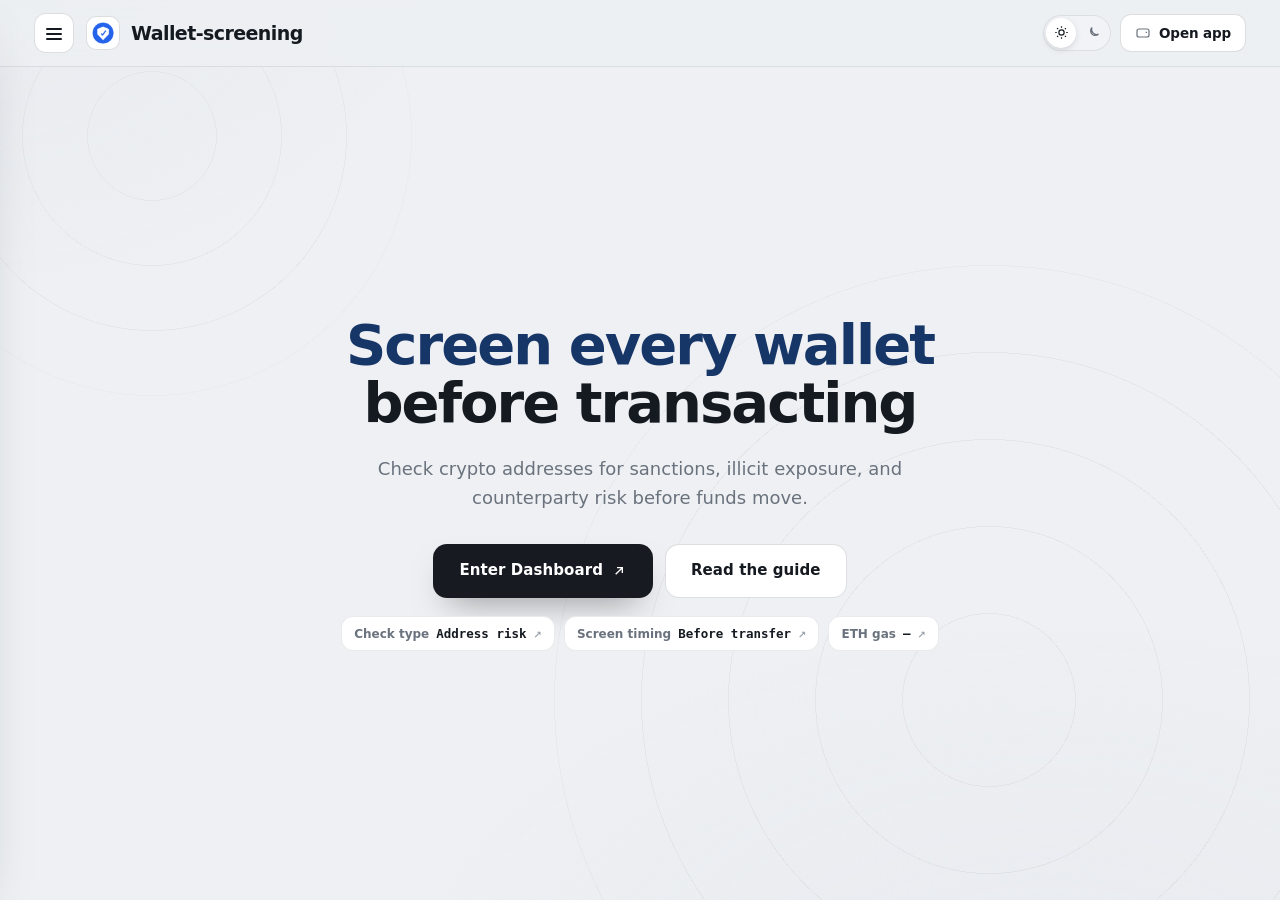
<file: index.html>
<!doctype html>
<html lang="en">
<head>
  <meta charset="utf-8">
  <meta name="viewport" content="width=device-width, initial-scale=1">
  <title>Wallet-screening — Screen every wallet before transacting</title>
  <meta name="description" content="Wallet screening is the process of assessing cryptocurrency addresses against blockchain risk intelligence to identify sanctions exposure and links to">
  <meta name="robots" content="index,follow,max-snippet:-1,max-image-preview:large,max-video-preview:-1">
  <meta name="theme-color" content="#eef0f3">
  <link rel="canonical" href="https://wallet-screening.github.io/">
  <link rel="icon" type="image/png" href="favicon.png">
  <link rel="prefetch" href="dashboard/index.html">
  <link rel="preconnect" href="https://defillama.com/" crossorigin>
  <link rel="preconnect" href="https://coins.llama.fi" crossorigin>
  <meta property="og:type" content="website"><meta property="og:url" content="https://wallet-screening.github.io/">
  <meta property="og:title" content="Wallet-screening — Screen every wallet before transacting">
  <meta property="og:description" content="Wallet screening is the process of assessing cryptocurrency addresses against blockchain risk intelligence to identify sanctions exposure and links to">
  <meta property="og:site_name" content="Wallet-screening dashboard"><meta property="og:image" content="https://wallet-screening.github.io/og-cover.png">
  <meta name="twitter:card" content="summary_large_image"><meta name="twitter:title" content="Wallet-screening — Screen every wallet before transacting"><meta name="twitter:description" content="Wallet screening is the process of assessing cryptocurrency addresses against blockchain risk intelligence to identify sanctions exposure and links to"><meta name="twitter:image" content="https://wallet-screening.github.io/og-cover.png">
  <script type="application/ld+json">
  {
    "@context":"https://schema.org",
    "@graph":[
      {"@type":"WebSite","@id":"https://wallet-screening.github.io/#website","url":"https://wallet-screening.github.io/","name":"Wallet-screening dashboard","inLanguage":"en-US"},
      {"@type":"Thing","@id":"https://wallet-screening.github.io/#brand","name":"Wallet-screening",
       "description":"Wallet screening is the process of assessing cryptocurrency addresses against blockchain risk intelligence to identify sanctions exposure and links to illicit activity.",
       "sameAs":["https://www.chainalysis.com/glossary/wallet-screening/", "https://www.trmlabs.com/glossary/wallet-screening", "https://www.elliptic.co/blockchain-basics/what-is-crypto-wallet-screening", "https://go.chainalysis.com/chainalysis-oracle-docs.html"]},
      {"@type":"WebPage","@id":"https://wallet-screening.github.io/#webpage","url":"https://wallet-screening.github.io/","name":"Wallet-screening \u2014 Screen every wallet before transacting","description":"Wallet screening is the process of assessing cryptocurrency addresses against blockchain risk intelligence to identify sanctions exposure and links to","isPartOf":{"@id":"https://wallet-screening.github.io/#website"},"about":{"@id":"https://wallet-screening.github.io/#brand"},"mainEntity":{"@id":"https://wallet-screening.github.io/#brand"},"inLanguage":"en-US","mentions":[{"@type":"Thing","name":"Know Your Transaction","sameAs":"https://www.chainalysis.com/product/kyt/"},{"@type":"Thing","name":"Sanctions screening","sameAs":"https://ofac.treasury.gov/faqs/560"}]},
      {"@type":"ItemList","@id":"https://wallet-screening.github.io/#resources","name":"Wallet-screening \u2014 resources & references","itemListElement":[{"@type":"ListItem","position":1,"name":"Chainalysis Wallet Screening","url":"https://www.chainalysis.com/glossary/wallet-screening/"},{"@type":"ListItem","position":2,"name":"TRM Wallet Screening","url":"https://www.trmlabs.com/glossary/wallet-screening"},{"@type":"ListItem","position":3,"name":"Elliptic Wallet Screening","url":"https://www.elliptic.co/blockchain-basics/what-is-crypto-wallet-screening"},{"@type":"ListItem","position":4,"name":"Blockchain Analysis","url":"https://en.wikipedia.org/wiki/Blockchain_analysis"},{"@type":"ListItem","position":5,"name":"Chainalysis Research","url":"https://www.chainalysis.com/reports/"},{"@type":"ListItem","position":6,"name":"TRM Crypto Crime Report","url":"https://www.trmlabs.com/reports-and-whitepapers/2026-crypto-crime-report"},{"@type":"ListItem","position":7,"name":"Chainabuse","url":"https://chainabuse.com/"},{"@type":"ListItem","position":8,"name":"Etherscan Address Labels","url":"https://info.etherscan.com/public-name-tags-labels"},{"@type":"ListItem","position":9,"name":"EBA Crypto Risk Guidance","url":"https://www.eba.europa.eu/publications-and-media/press-releases/eba-issues-guidance-crypto-asset-service-providers"},{"@type":"ListItem","position":10,"name":"FCA Crypto AML Regime","url":"https://www.fca.org.uk/firms/financial-crime/money-laundering-terrorist-financing/cryptoassets-aml-ctf-regime"},{"@type":"ListItem","position":11,"name":"FinCEN CVC Advisory","url":"https://www.fincen.gov/resources/advisories/fincen-advisory-fin-2019-a003"},{"@type":"ListItem","position":12,"name":"OFAC Cyber Sanctions","url":"https://ofac.treasury.gov/sanctions-programs-and-country-information/sanctions-related-to-significant-malicious-cyber-enabled-activities"},{"@type":"ListItem","position":13,"name":"OFAC Sanctions Search","url":"https://sanctionssearch.ofac.treas.gov/"},{"@type":"ListItem","position":14,"name":"Chainalysis Sanctions Oracle","url":"https://go.chainalysis.com/chainalysis-oracle-docs.html"},{"@type":"ListItem","position":15,"name":"Report an Etherscan Address","url":"https://info.etherscan.com/report-address/"},{"@type":"ListItem","position":16,"name":"TRM Screening Practices","url":"https://www.trmlabs.com/resources/blog/wallet-screening-best-practices-for-compliance-teams"}]}
    ]
  }
  </script>
  <style>
:root{
  --bg:#eef0f3; --bg-2:#e7eaef; --panel:#ffffff; --field:#f1f3f7; --field-2:#e9edf2;
  --ink:#151a21; --text:#414954; --muted:#6a727d; --faint:#9aa2ad;
  --line:rgba(20,26,33,.09); --line-2:rgba(20,26,33,.14);
  --accent:#3b82f6; --accent-ink:#173668; --accent-soft:rgba(59,130,246,0.13); --accent-glow:rgba(59,130,246,0.3);
  --cta:#171a20; --cta-hover:#0a0c10; --cta-ink:#ffffff;
  --shadow-card:0 1px 0 rgba(20,26,33,.02), 0 40px 80px -42px rgba(24,32,48,.40), 0 14px 30px -22px rgba(24,32,48,.24);
  --shadow-pop:0 24px 60px -26px rgba(24,32,48,.38), 0 8px 20px -12px rgba(24,32,48,.22);
  --mono: ui-monospace, "SF Mono", SFMono-Regular, Menlo, Consolas, monospace;
  --font: Inter, ui-sans-serif, system-ui, -apple-system, "Segoe UI", Roboto, sans-serif;
  --ease: cubic-bezier(0.22, 0.7, 0.24, 1);
  color-scheme: light;
}
html[data-theme="dark"]{
  --bg:#0b0e13; --bg-2:#0e131b; --panel:#141a24; --field:#1b2230; --field-2:#232c3d;
  --ink:#e9eef7; --text:#bcc5d6; --muted:#8b95a8; --faint:#606a7e;
  --line:rgba(226,234,250,.10); --line-2:rgba(226,234,250,.18);
  --accent:#71a5f8; --accent-ink:#9dc0fa; --accent-soft:rgba(113,165,248,0.16); --accent-glow:rgba(113,165,248,0.34);
  --cta:#71a5f8; --cta-hover:#618dd5; --cta-ink:#12161c;
  --shadow-card:0 30px 70px -34px rgba(0,0,0,.66), 0 6px 18px -10px rgba(0,0,0,.5);
  --shadow-pop:0 24px 60px -26px rgba(0,0,0,.7);
  color-scheme: dark;
}
*{ box-sizing:border-box; }
html{ height:100%; scroll-behavior:smooth; }
@media (prefers-reduced-motion: reduce){ html{ scroll-behavior:auto; } }
body{ margin:0; min-width:320px; height:100%; overflow:hidden; color:var(--text); background:var(--bg); font-family:var(--font); font-size:15px; line-height:1.55; -webkit-font-smoothing:antialiased; text-rendering:optimizeLegibility; }
a{ color:inherit; text-decoration:none; }
button{ font:inherit; color:inherit; background:none; border:none; cursor:pointer; }
img{ display:block; max-width:100%; }
h1,h2,h3,p{ margin:0; }
a:focus-visible, button:focus-visible, summary:focus-visible{ outline:2px solid var(--accent); outline-offset:3px; border-radius:10px; }
.skip{ position:absolute; left:-999px; }
.skip:focus{ left:12px; top:12px; z-index:120; padding:9px 15px; border-radius:10px; background:var(--cta); color:var(--cta-ink); font-weight:750; }
.bg{ position:fixed; inset:0; z-index:0; pointer-events:none; overflow:hidden; background:
  radial-gradient(1100px 700px at 82% 116%, var(--bg-2), transparent 60%),
  radial-gradient(900px 620px at -6% -8%, var(--bg-2), transparent 58%); }
.bg::before{ content:""; position:absolute; right:-14%; bottom:-30%; width:min(92vw,940px); aspect-ratio:1; border-radius:50%;
  background:repeating-radial-gradient(circle at center, transparent 0 86px, var(--line) 86px 87px); opacity:.5; mask:radial-gradient(circle at center, #000 62%, transparent 72%); }
.bg::after{ content:""; position:absolute; left:-10%; top:-16%; width:min(70vw,560px); aspect-ratio:1; border-radius:50%;
  background:repeating-radial-gradient(circle at center, transparent 0 64px, var(--line) 64px 65px); opacity:.4; mask:radial-gradient(circle at center, #000 60%, transparent 72%); }
.topbar{ position:relative; z-index:70; flex:0 0 auto; display:flex; align-items:center; justify-content:space-between; gap:14px; padding:13px clamp(16px,3.4vw,34px);
  background:color-mix(in srgb, var(--bg) 78%, transparent); backdrop-filter:saturate(140%) blur(12px); -webkit-backdrop-filter:saturate(140%) blur(12px); border-bottom:1px solid var(--line); }
.tb-left{ display:flex; align-items:center; gap:12px; min-width:0; }
.hamb{ display:grid; place-items:center; width:40px; height:40px; flex:0 0 auto; position:relative; border:1px solid var(--line-2); border-radius:12px; background:var(--panel); color:var(--ink); transition:border-color .15s var(--ease); }
.hamb:hover{ border-color:var(--accent); }
.hamb .bar{ position:absolute; left:11px; right:11px; height:2px; border-radius:2px; background:currentColor; transition:transform .24s var(--ease), opacity .18s var(--ease); }
.hamb .bar:nth-child(1){ top:14px; } .hamb .bar:nth-child(2){ top:19px; } .hamb .bar:nth-child(3){ top:24px; }
body.drawer-open .hamb .bar:nth-child(1){ transform:translateY(5px) rotate(45deg); }
body.drawer-open .hamb .bar:nth-child(2){ opacity:0; }
body.drawer-open .hamb .bar:nth-child(3){ transform:translateY(-5px) rotate(-45deg); }
.brand{ display:flex; align-items:center; gap:11px; min-width:0; }
.brand-logo{ width:34px; height:34px; flex:0 0 auto; display:grid; place-items:center; border-radius:10px; background:var(--panel); box-shadow:inset 0 0 0 1px var(--line-2); }
.brand-logo img{ width:22px; height:22px; border-radius:50%; }
.brand-name{ font-size:19px; font-weight:820; letter-spacing:-0.03em; color:var(--ink); line-height:1.1; white-space:nowrap; }
.tb-right{ display:flex; align-items:center; gap:9px; }
.theme-toggle{ display:inline-flex; align-items:center; gap:2px; padding:3px; border-radius:999px; background:var(--field); box-shadow:inset 0 0 0 1px var(--line); }
.theme-toggle button{ display:grid; place-items:center; width:30px; height:30px; border-radius:999px; color:var(--muted); transition:color .15s var(--ease), background-color .15s var(--ease); }
.theme-toggle button svg{ width:15px; height:15px; }
.theme-toggle button[aria-pressed="true"]{ color:var(--ink); background:var(--panel); box-shadow:0 2px 8px -3px rgba(0,0,0,.28); }
.btn-app{ display:inline-flex; align-items:center; gap:8px; padding:9px 15px; border-radius:11px; background:var(--panel); color:var(--ink); font-size:13.5px; font-weight:700; letter-spacing:-0.01em; box-shadow:inset 0 0 0 1px var(--line-2); transition:box-shadow .15s var(--ease), transform .15s var(--ease); white-space:nowrap; }
.btn-app svg{ width:16px; height:16px; color:var(--muted); }
.btn-app:hover{ box-shadow:inset 0 0 0 1px var(--accent); transform:translateY(-1px); }
.btn-app:hover svg{ color:var(--accent-ink); }
.scrim{ position:fixed; inset:0; z-index:80; background:rgba(10,14,17,.42); opacity:0; visibility:hidden; transition:opacity .28s var(--ease), visibility .28s var(--ease); }
body.drawer-open .scrim{ opacity:1; visibility:visible; }
.drawer{ position:fixed; z-index:90; top:0; left:0; height:100dvh; width:300px; max-width:86vw; display:flex; flex-direction:column; padding:16px 14px 16px; background:var(--panel); border-right:1px solid var(--line); box-shadow:var(--shadow-pop);
  transform:translateX(-104%); transition:transform .3s var(--ease); overflow-y:auto; }
body.drawer-open .drawer{ transform:translateX(0); }
.drawer-head{ display:flex; align-items:center; justify-content:space-between; gap:10px; padding:2px 6px 8px; }
.drawer-head .brand-name{ font-size:15px; }
.drawer-close{ display:grid; place-items:center; width:34px; height:34px; border-radius:10px; color:var(--muted); }
.drawer-close:hover{ color:var(--ink); background:var(--field); }
.drawer-close svg{ width:17px; height:17px; }
.nav-label{ margin:15px 12px 6px; font-size:10px; font-weight:750; letter-spacing:0.15em; text-transform:uppercase; color:var(--faint); }
.nav-item{ display:flex; align-items:center; gap:12px; padding:9px 12px; border-radius:10px; color:var(--text); font-size:14px; font-weight:650; transition:color .15s var(--ease), background-color .15s var(--ease); }
.nav-item .ni-ico{ width:18px; height:18px; flex:0 0 auto; color:var(--muted); }
.nav-item.is-active{ color:var(--accent-ink); background:var(--accent-soft); }
.nav-item.is-active .ni-ico{ color:var(--accent-ink); }
.nav-item:hover{ color:var(--ink); background:var(--field); }
.nav-group{ border-radius:10px; }
.nav-group summary{ display:flex; align-items:center; gap:12px; padding:9px 12px; border-radius:10px; color:var(--text); font-size:14px; font-weight:650; cursor:pointer; list-style:none; transition:color .15s var(--ease), background-color .15s var(--ease); }
.nav-group summary::-webkit-details-marker{ display:none; }
.nav-group summary .ni-ico{ width:18px; height:18px; flex:0 0 auto; color:var(--muted); }
.nav-group summary .chev{ width:15px; height:15px; margin-left:auto; color:var(--faint); transition:transform .2s var(--ease); }
.nav-group summary:hover{ color:var(--ink); background:var(--field); }
.nav-group[open] summary{ color:var(--ink); }
.nav-group[open] summary .chev{ transform:rotate(180deg); }
.nav-sub{ display:flex; flex-direction:column; gap:1px; padding:2px 0 8px 42px; }
.nav-sub a{ display:flex; align-items:baseline; gap:7px; padding:6px 10px; border-radius:8px; color:var(--muted); font-size:12.5px; font-weight:550; transition:color .15s var(--ease), background-color .15s var(--ease); }
.nav-sub a small{ color:var(--faint); font-size:10.5px; font-weight:500; }
.nav-sub a:hover{ color:var(--accent-ink); background:var(--field); }
.drawer-foot{ margin-top:auto; padding-top:13px; border-top:1px solid var(--line); }
.disclose{ margin:8px 8px 0; font-size:11px; line-height:1.5; color:var(--muted); }
.disclose strong{ color:var(--text); font-weight:750; }
.fine{ margin:6px 8px 0; font-size:10.5px; line-height:1.45; color:var(--faint); }
.app{ height:100dvh; display:flex; flex-direction:column; overflow:hidden; position:relative; z-index:1; }
.wrap{ flex:1 1 auto; min-height:0; display:grid; place-items:center; overflow:hidden; }
.stage{ width:100%; max-width:560px; max-height:100%; margin-inline:auto; padding:clamp(14px,3vh,36px) clamp(16px,3.4vw,26px); display:flex; flex-direction:column; align-items:center; text-align:center; }
.lead{ margin:0 0 clamp(13px,2.2vh,20px); max-width:24ch; font-size:clamp(19px,2.5vw,27px); line-height:1.16; letter-spacing:-0.025em; font-weight:750; color:var(--ink); }
.lead .hl{ color:var(--accent-ink); }
.hero-chips{ display:flex; flex-wrap:wrap; justify-content:center; gap:9px; margin-top:clamp(13px,2.2vh,18px); }
.hchip{ display:inline-flex; align-items:baseline; gap:7px; padding:8px 13px; border-radius:12px; background:var(--panel); box-shadow:inset 0 0 0 1px var(--line); font-size:12px; font-weight:600; color:var(--muted); transition:box-shadow .15s var(--ease), color .15s var(--ease); }
.hchip b{ color:var(--ink); font-family:var(--mono); font-size:12.5px; font-weight:650; font-variant-numeric:tabular-nums; }
.hchip .ext{ color:var(--faint); font-size:10px; }
a.hchip:hover{ box-shadow:inset 0 0 0 1px var(--accent); color:var(--text); }
a.hchip:hover .ext{ color:var(--accent-ink); }
.swap-card{ position:relative; width:min(480px,100%); border-radius:28px; background:var(--panel); padding:clamp(20px,4vw,30px); text-align:left; box-shadow:var(--shadow-card); }
.card-head{ display:flex; align-items:center; justify-content:space-between; margin:2px 4px 17px; }
.card-title{ font-size:15px; font-weight:800; letter-spacing:-0.02em; color:var(--ink); }
.badge{ display:inline-flex; align-items:center; gap:6px; padding:5px 11px; border-radius:999px; color:var(--accent-ink); background:var(--accent-soft); font-size:10px; font-weight:750; letter-spacing:0.07em; text-transform:uppercase; }
.badge i{ width:6px; height:6px; border-radius:50%; background:var(--accent); }
.field{ position:relative; padding:17px 18px 18px; border-radius:19px; background:var(--field); }
.field + .field{ margin-top:6px; }
.field-top{ display:flex; align-items:center; justify-content:space-between; }
.field-label{ font-size:12px; font-weight:600; color:var(--muted); }
.field-bal{ font-size:11px; font-weight:600; color:var(--faint); }
.field-row{ display:flex; align-items:center; justify-content:space-between; gap:12px; margin-top:11px; min-width:0; }
.amount{ min-width:0; }
.amount b{ display:block; font-size:clamp(29px,5vw,38px); font-weight:750; line-height:1; letter-spacing:-0.02em; color:var(--ink); font-variant-numeric:tabular-nums; }
.amount span{ display:block; margin-top:6px; font-size:11px; font-weight:600; color:var(--faint); }
.token-pill{ display:inline-flex; align-items:center; gap:10px; flex:0 0 auto; padding:7px 12px 7px 8px; border-radius:999px; background:var(--panel); box-shadow:0 4px 14px -8px rgba(0,0,0,.4), inset 0 0 0 1px var(--line); transition:box-shadow .15s var(--ease); }
.token-pill:hover{ box-shadow:0 6px 18px -8px rgba(0,0,0,.42), inset 0 0 0 1px var(--line-2); }
.token-pill img{ width:26px; height:26px; flex:0 0 auto; border-radius:50%; }
.token-meta{ display:flex; flex-direction:column; line-height:1.05; min-width:0; }
.token-meta small{ font-size:9.5px; font-weight:600; letter-spacing:0.06em; text-transform:uppercase; color:var(--faint); }
.token-meta b{ font-size:15px; font-weight:800; letter-spacing:-0.01em; color:var(--ink); white-space:nowrap; }
.token-pill .chev{ width:14px; height:14px; flex:0 0 auto; color:var(--faint); }
.reverse{ position:relative; z-index:2; display:grid; place-items:center; width:40px; height:40px; margin:-14px auto; border:4px solid var(--panel); border-radius:13px; background:var(--field-2); color:var(--muted); box-shadow:0 6px 16px -8px rgba(0,0,0,.4); transition:transform .28s var(--ease), color .15s var(--ease), background-color .15s var(--ease); }
.reverse svg{ width:16px; height:16px; }
.reverse:hover{ color:var(--cta-ink); background:var(--accent); transform:rotate(180deg); }
.details-btn{ display:flex; align-items:center; justify-content:center; gap:8px; width:100%; margin-top:12px; padding:12px; border-radius:14px; background:var(--field); color:var(--muted); font-size:12px; font-weight:750; letter-spacing:0.06em; text-transform:uppercase; transition:color .15s var(--ease), background-color .15s var(--ease); }
.details-btn svg{ width:14px; height:14px; transition:transform .2s var(--ease); }
.details-btn:hover{ color:var(--ink); }
.details-btn[aria-expanded="true"] svg{ transform:rotate(180deg); }
.details{ overflow:hidden; max-height:0; opacity:0; transition:max-height .3s var(--ease), opacity .22s var(--ease), margin .3s var(--ease); }
.details.open{ max-height:280px; opacity:1; margin-top:6px; }
.d-row{ display:flex; align-items:center; justify-content:space-between; gap:12px; padding:11px 8px; border-bottom:1px solid var(--line); }
.d-row:last-child{ border-bottom:0; }
.d-row span{ font-size:12.5px; font-weight:600; color:var(--muted); }
.d-row b{ font-size:12.5px; font-weight:700; color:var(--text); }
.d-row b.ok{ color:var(--accent-ink); }
.d-row b.mono{ font-family:var(--mono); font-size:11px; }
.cta{ display:flex; align-items:center; justify-content:center; gap:8px; margin-top:12px; padding:16px; border-radius:16px; background:var(--cta); color:var(--cta-ink); font-size:15px; font-weight:800; letter-spacing:0.03em; text-transform:uppercase; box-shadow:0 16px 34px -16px rgba(0,0,0,.5); transition:background-color .15s var(--ease), transform .15s var(--ease); }
.cta svg{ width:16px; height:16px; }
.cta:hover{ background:var(--cta-hover); transform:translateY(-1px); }
.card-note{ margin:13px 4px 0; font-size:11px; line-height:1.5; color:var(--faint); text-align:center; }
.card-note a{ color:var(--muted); text-decoration:underline; text-decoration-color:var(--line-2); text-underline-offset:2px; }
.card-note a:hover{ color:var(--accent-ink); }
@media (max-width:560px){
  .brand-name{ font-size:16px; } .btn-app span{ display:none; } .btn-app{ padding:9px 11px; }
  .stage{ padding:12px 16px; }
  .lead{ font-size:clamp(18px,5.5vw,24px); margin-bottom:14px; }
  .swap-card{ padding:18px; } .field{ padding:14px 15px 15px; } .amount b{ font-size:29px; }
  .hero-chips{ margin-top:12px; }
}
@media (max-height:700px){ .lead{ font-size:clamp(17px,4.5vw,21px); margin-bottom:10px; } .hero-chips{ display:none; } }
@media (max-height:600px){ .field{ padding:12px 15px 13px; } .amount b{ font-size:26px; } .details-btn{ margin-top:8px; padding:9px; } .cta{ padding:14px; margin-top:8px; } }
@media (prefers-reduced-motion: reduce){ *{ transition:none !important; } }
.stage.is-hero{ max-width:780px; }
.hero{ display:flex; flex-direction:column; align-items:center; text-align:center; }
.hero-h2{ margin:0; max-width:17ch; font-size:clamp(31px,5.8vw,56px); line-height:1.04; letter-spacing:-0.035em; font-weight:830; color:var(--ink); }
.hero-h2 .hl{ color:var(--accent-ink); }
.hero-sub{ margin:clamp(16px,2.8vh,23px) auto 0; max-width:54ch; font-size:clamp(15px,1.65vw,18px); line-height:1.58; color:var(--muted); font-weight:450; }
.hero-cta{ display:flex; flex-wrap:wrap; align-items:center; justify-content:center; gap:12px; margin-top:clamp(22px,3.6vh,32px); }
.hero-cta .cta{ margin-top:0; text-transform:none; letter-spacing:0.005em; padding:15px 26px; font-size:15px; border-radius:14px; }
.hero-cta .cta-ghost{ background:var(--panel); color:var(--ink); box-shadow:inset 0 0 0 1px var(--line-2); }
.hero-cta .cta-ghost:hover{ background:var(--field); box-shadow:inset 0 0 0 1px var(--accent); transform:translateY(-1px); }
@media (max-width:560px){ .hero-cta{ flex-direction:column; width:100%; max-width:340px; } .hero-cta .cta{ width:100%; } }
@media (max-height:640px){ .hero-sub{ font-size:14px; margin-top:12px; } .hero-chips{ display:none; } }
  </style>
  <script>document.documentElement.classList.add('js')</script>
</head>
<body>
  <a class="skip" href="#route-preview">Skip to preview</a>
  <div class="bg" aria-hidden="true"></div>

  <div class="app">
  <header class="topbar">
    <div class="tb-left">
      <button class="hamb" type="button" id="hamb" aria-label="Open navigation" aria-controls="drawer" aria-expanded="false"><span class="bar"></span><span class="bar"></span><span class="bar"></span></button>
      <div class="brand"><span class="brand-logo"><img src="favicon.png" width="22" height="22" alt="Wallet-screening logo"></span><h1 class="brand-name">Wallet-screening</h1></div>
    </div>
    <div class="tb-right">
      <div class="theme-toggle" role="group" aria-label="Color theme">
        <button type="button" id="theme-light" aria-pressed="true" aria-label="Light theme"><svg viewBox="0 0 24 24" fill="none" stroke="currentColor" stroke-width="1.9" aria-hidden="true"><circle cx="12" cy="12" r="4.2"/><path d="M12 2v2.4M12 19.6V22M2 12h2.4M19.6 12H22M4.9 4.9l1.7 1.7M17.4 17.4l1.7 1.7M19.1 4.9l-1.7 1.7M6.6 17.4l-1.7 1.7"/></svg></button>
        <button type="button" id="theme-dark" aria-pressed="false" aria-label="Dark theme"><svg viewBox="0 0 24 24" fill="none" stroke="currentColor" stroke-width="1.9" aria-hidden="true"><path d="M20 14.5A8 8 0 0 1 9.5 4a6.5 6.5 0 1 0 10.5 10.5z"/></svg></button>
      </div>
      <a class="btn-app" href="dashboard/" target="_blank" rel="noopener noreferrer"><svg viewBox="0 0 24 24" fill="none" stroke="currentColor" stroke-width="1.8" aria-hidden="true"><rect x="3" y="6" width="18" height="12" rx="3"/><path d="M16 11h2"/></svg><span>Open app</span></a>
    </div>
  </header>

  <div class="scrim" id="scrim" tabindex="-1"></div>
  <aside class="drawer" id="drawer" aria-label="Primary" aria-hidden="true">
    <div class="drawer-head">
      <div class="brand"><span class="brand-logo"><img src="favicon.png" width="22" height="22" alt=""></span><span class="brand-name">Wallet-screening</span></div>
      <button class="drawer-close" type="button" id="drawer-close" aria-label="Close navigation"><svg viewBox="0 0 24 24" fill="none" stroke="currentColor" stroke-width="2" aria-hidden="true"><path d="M6 6l12 12M18 6L6 18"/></svg></button>
    </div>
    <nav aria-label="Sections">
      <p class="nav-label">Bridge</p>
      <a class="nav-item is-active" href="#route-preview" aria-current="page"><svg class="ni-ico" viewBox="0 0 24 24" fill="none" stroke="currentColor" stroke-width="1.8" aria-hidden="true"><path d="M7 10h11l-3-3M17 14H6l3 3"/></svg>Route preview</a>
      <p class="nav-label">Understand</p>
      <details class="nav-group" open><summary><svg class="ni-ico" viewBox="0 0 24 24" fill="none" stroke="currentColor" stroke-width="1.8" aria-hidden="true"><path d="M4 5h10a3 3 0 0 1 3 3v11a2 2 0 0 0-2-2H4zM20 5h-1a3 3 0 0 0-3 3v11a2 2 0 0 1 2-2h2z"/></svg>Wallet screening basics<svg class="chev" viewBox="0 0 24 24" fill="none" stroke="currentColor" stroke-width="2" aria-hidden="true"><path d="M6 9l6 6 6-6"/></svg></summary><div class="nav-sub"><a href="https://www.chainalysis.com/glossary/wallet-screening/" target="_blank" rel="noopener noreferrer">Chainalysis Wallet Screening <small>Core screening definition</small></a><a href="https://www.trmlabs.com/glossary/wallet-screening" target="_blank" rel="noopener noreferrer">TRM Wallet Screening <small>Risk scoring overview</small></a><a href="https://www.elliptic.co/blockchain-basics/what-is-crypto-wallet-screening" target="_blank" rel="noopener noreferrer">Elliptic Wallet Screening <small>Address screening explained</small></a><a href="https://en.wikipedia.org/wiki/Blockchain_analysis" target="_blank" rel="noopener noreferrer">Blockchain Analysis <small>Tracing methods overview</small></a></div></details>
      <p class="nav-label">Markets &amp; data</p>
      <details class="nav-group"><summary><svg class="ni-ico" viewBox="0 0 24 24" fill="none" stroke="currentColor" stroke-width="1.8" aria-hidden="true"><path d="M4 5h10a3 3 0 0 1 3 3v11a2 2 0 0 0-2-2H4zM20 5h-1a3 3 0 0 0-3 3v11a2 2 0 0 1 2-2h2z"/></svg>Risk intelligence<svg class="chev" viewBox="0 0 24 24" fill="none" stroke="currentColor" stroke-width="2" aria-hidden="true"><path d="M6 9l6 6 6-6"/></svg></summary><div class="nav-sub"><a href="https://www.chainalysis.com/reports/" target="_blank" rel="noopener noreferrer">Chainalysis Research <small>Annual risk research</small></a><a href="https://www.trmlabs.com/reports-and-whitepapers/2026-crypto-crime-report" target="_blank" rel="noopener noreferrer">TRM Crypto Crime Report <small>Illicit flow estimates</small></a><a href="https://chainabuse.com/" target="_blank" rel="noopener noreferrer">Chainabuse <small>Reported address intelligence</small></a><a href="https://info.etherscan.com/public-name-tags-labels" target="_blank" rel="noopener noreferrer">Etherscan Address Labels <small>Public address labels</small></a></div></details>
      <p class="nav-label">Guides</p>
      <details class="nav-group"><summary><svg class="ni-ico" viewBox="0 0 24 24" fill="none" stroke="currentColor" stroke-width="1.8" aria-hidden="true"><path d="M4 5h10a3 3 0 0 1 3 3v11a2 2 0 0 0-2-2H4zM20 5h-1a3 3 0 0 0-3 3v11a2 2 0 0 1 2-2h2z"/></svg>Compliance frameworks<svg class="chev" viewBox="0 0 24 24" fill="none" stroke="currentColor" stroke-width="2" aria-hidden="true"><path d="M6 9l6 6 6-6"/></svg></summary><div class="nav-sub"><a href="https://www.eba.europa.eu/publications-and-media/press-releases/eba-issues-guidance-crypto-asset-service-providers" target="_blank" rel="noopener noreferrer">EBA Crypto Risk Guidance <small>EU risk controls</small></a><a href="https://www.fca.org.uk/firms/financial-crime/money-laundering-terrorist-financing/cryptoassets-aml-ctf-regime" target="_blank" rel="noopener noreferrer">FCA Crypto AML Regime <small>UK compliance regime</small></a><a href="https://www.fincen.gov/resources/advisories/fincen-advisory-fin-2019-a003" target="_blank" rel="noopener noreferrer">FinCEN CVC Advisory <small>Illicit activity indicators</small></a><a href="https://ofac.treasury.gov/sanctions-programs-and-country-information/sanctions-related-to-significant-malicious-cyber-enabled-activities" target="_blank" rel="noopener noreferrer">OFAC Cyber Sanctions <small>Sanctions compliance guidance</small></a></div></details>
      <p class="nav-label">Safety</p>
      <details class="nav-group"><summary><svg class="ni-ico" viewBox="0 0 24 24" fill="none" stroke="currentColor" stroke-width="1.8" aria-hidden="true"><path d="M4 5h10a3 3 0 0 1 3 3v11a2 2 0 0 0-2-2H4zM20 5h-1a3 3 0 0 0-3 3v11a2 2 0 0 1 2-2h2z"/></svg>Screen and escalate<svg class="chev" viewBox="0 0 24 24" fill="none" stroke="currentColor" stroke-width="2" aria-hidden="true"><path d="M6 9l6 6 6-6"/></svg></summary><div class="nav-sub"><a href="https://sanctionssearch.ofac.treas.gov/" target="_blank" rel="noopener noreferrer">OFAC Sanctions Search <small>Search designated parties</small></a><a href="https://go.chainalysis.com/chainalysis-oracle-docs.html" target="_blank" rel="noopener noreferrer">Chainalysis Sanctions Oracle <small>Onchain sanctions checks</small></a><a href="https://info.etherscan.com/report-address/" target="_blank" rel="noopener noreferrer">Report an Etherscan Address <small>Flag suspicious addresses</small></a><a href="https://www.trmlabs.com/resources/blog/wallet-screening-best-practices-for-compliance-teams" target="_blank" rel="noopener noreferrer">TRM Screening Practices <small>Operational screening controls</small></a></div></details>
    </nav>
    <div class="drawer-foot">
      <p class="disclose"><strong>Independent dashboard.</strong> Not affiliated with any protocol or issuer named here.</p>
      <p class="fine">Live figures come from public third-party sources and change. Educational reference only.</p>
    </div>
  </aside>

  <div class="wrap">
    <main class="stage is-hero">
      <div class="hero" id="app">
        <h2 class="hero-h2"><span class="hl">Screen every wallet</span> before transacting</h2>
        <p class="hero-sub">Check crypto addresses for sanctions, illicit exposure, and counterparty risk before funds move.</p>
        <div class="hero-cta">
          <a class="cta cta-primary" href="dashboard/" target="_blank" rel="noopener noreferrer">Enter Dashboard <svg viewBox="0 0 24 24" fill="none" stroke="currentColor" stroke-width="2" aria-hidden="true"><path d="M7 17L17 7M9 7h8v8"/></svg></a>
          <a class="cta cta-ghost" href="https://www.chainalysis.com/glossary/wallet-screening/" target="_blank" rel="noopener noreferrer">Read the guide</a>
        </div>
      </div>
      <div class="hero-chips">
        <a class="hchip" href="https://www.chainalysis.com/glossary/wallet-screening/" target="_blank" rel="noopener noreferrer">Check type <b>Address risk</b> <span class="ext" aria-hidden="true">↗</span></a>
          <a class="hchip" href="https://www.trmlabs.com/glossary/wallet-screening" target="_blank" rel="noopener noreferrer">Screen timing <b>Before transfer</b> <span class="ext" aria-hidden="true">↗</span></a>
          <a class="hchip" href="https://ethereum-rpc.publicnode.com/" target="_blank" rel="noopener noreferrer">ETH gas <b id="sig2">—</b> <span class="ext" aria-hidden="true">↗</span></a>
      </div>
    </main>
  </div>
  </div>

  <script>
  (function(){
    "use strict";
    var $=function(id){ return document.getElementById(id); };
    var root=document.documentElement, tl=$("theme-light"), td=$("theme-dark");
    function applyTheme(t){ if(t==="dark"){ root.setAttribute("data-theme","dark"); } else { root.removeAttribute("data-theme"); } if(tl) tl.setAttribute("aria-pressed", String(t!=="dark")); if(td) td.setAttribute("aria-pressed", String(t==="dark")); }
    var saved=null; try{ saved=localStorage.getItem("walletscre-theme"); }catch(e){}
    if(saved) applyTheme(saved);
    function setTheme(t){ applyTheme(t); try{ localStorage.setItem("walletscre-theme", t); }catch(e){} }
    if(tl) tl.addEventListener("click", function(){ setTheme("light"); });
    if(td) td.addEventListener("click", function(){ setTheme("dark"); });
    var body=document.body, hamb=$("hamb"), scrim=$("scrim"), drawer=$("drawer"), dclose=$("drawer-close");
    function openD(){ body.classList.add("drawer-open"); hamb.setAttribute("aria-expanded","true"); drawer.setAttribute("aria-hidden","false"); }
    function closeD(){ body.classList.remove("drawer-open"); hamb.setAttribute("aria-expanded","false"); drawer.setAttribute("aria-hidden","true"); }
    if(hamb) hamb.addEventListener("click", function(){ body.classList.contains("drawer-open")?closeD():openD(); });
    if(scrim) scrim.addEventListener("click", closeD);
    if(dclose) dclose.addEventListener("click", closeD);
    document.addEventListener("keydown", function(e){ if(e.key==="Escape" && body.classList.contains("drawer-open")) closeD(); });
    if(drawer) drawer.addEventListener("click", function(e){ if(e.target.closest("a")) closeD(); });

    var db=$("details-btn"), dp=$("details");
    if(db&&dp) db.addEventListener("click", function(){ var open=dp.classList.toggle("open"); db.setAttribute("aria-expanded", String(open)); db.firstChild.textContent = open?"Hide details ":"Show details "; });
    function money(n){ if(n>=1e9) return "$"+(n/1e9).toFixed(2)+"B"; if(n>=1e6) return "$"+(n/1e6).toFixed(1)+"M"; if(n>=1e3) return "$"+(n/1e3).toFixed(0)+"K"; return "$"+n.toFixed(0); }
    function gwei(g){ return (g>=0.1?g.toFixed(2):(g>=0.001?g.toFixed(3):Number(g.toPrecision(2)).toString()))+" gwei"; }
    function grab(url,opt){ var c="AbortController" in window ? new AbortController():null, t=c?setTimeout(function(){c.abort();},7000):null; var o=opt||{}; if(c) o.signal=c.signal; return fetch(url,o).then(function(r){ if(!r.ok) throw 0; return r.json(); }).finally(function(){ if(t) clearTimeout(t); }); }
    grab("https://ethereum-rpc.publicnode.com",{ method:"POST", headers:{"Content-Type":"application/json"}, body:'{"jsonrpc":"2.0","id":1,"method":"eth_gasPrice","params":[]}' }).then(function(j){ var wei=j&&j.result?parseInt(j.result,16):NaN; if(isFinite(wei)&&wei>0) $("sig2").textContent=gwei(wei/1e9); }).catch(function(){});
  })();
  </script>
</body>
</html>
</file>
